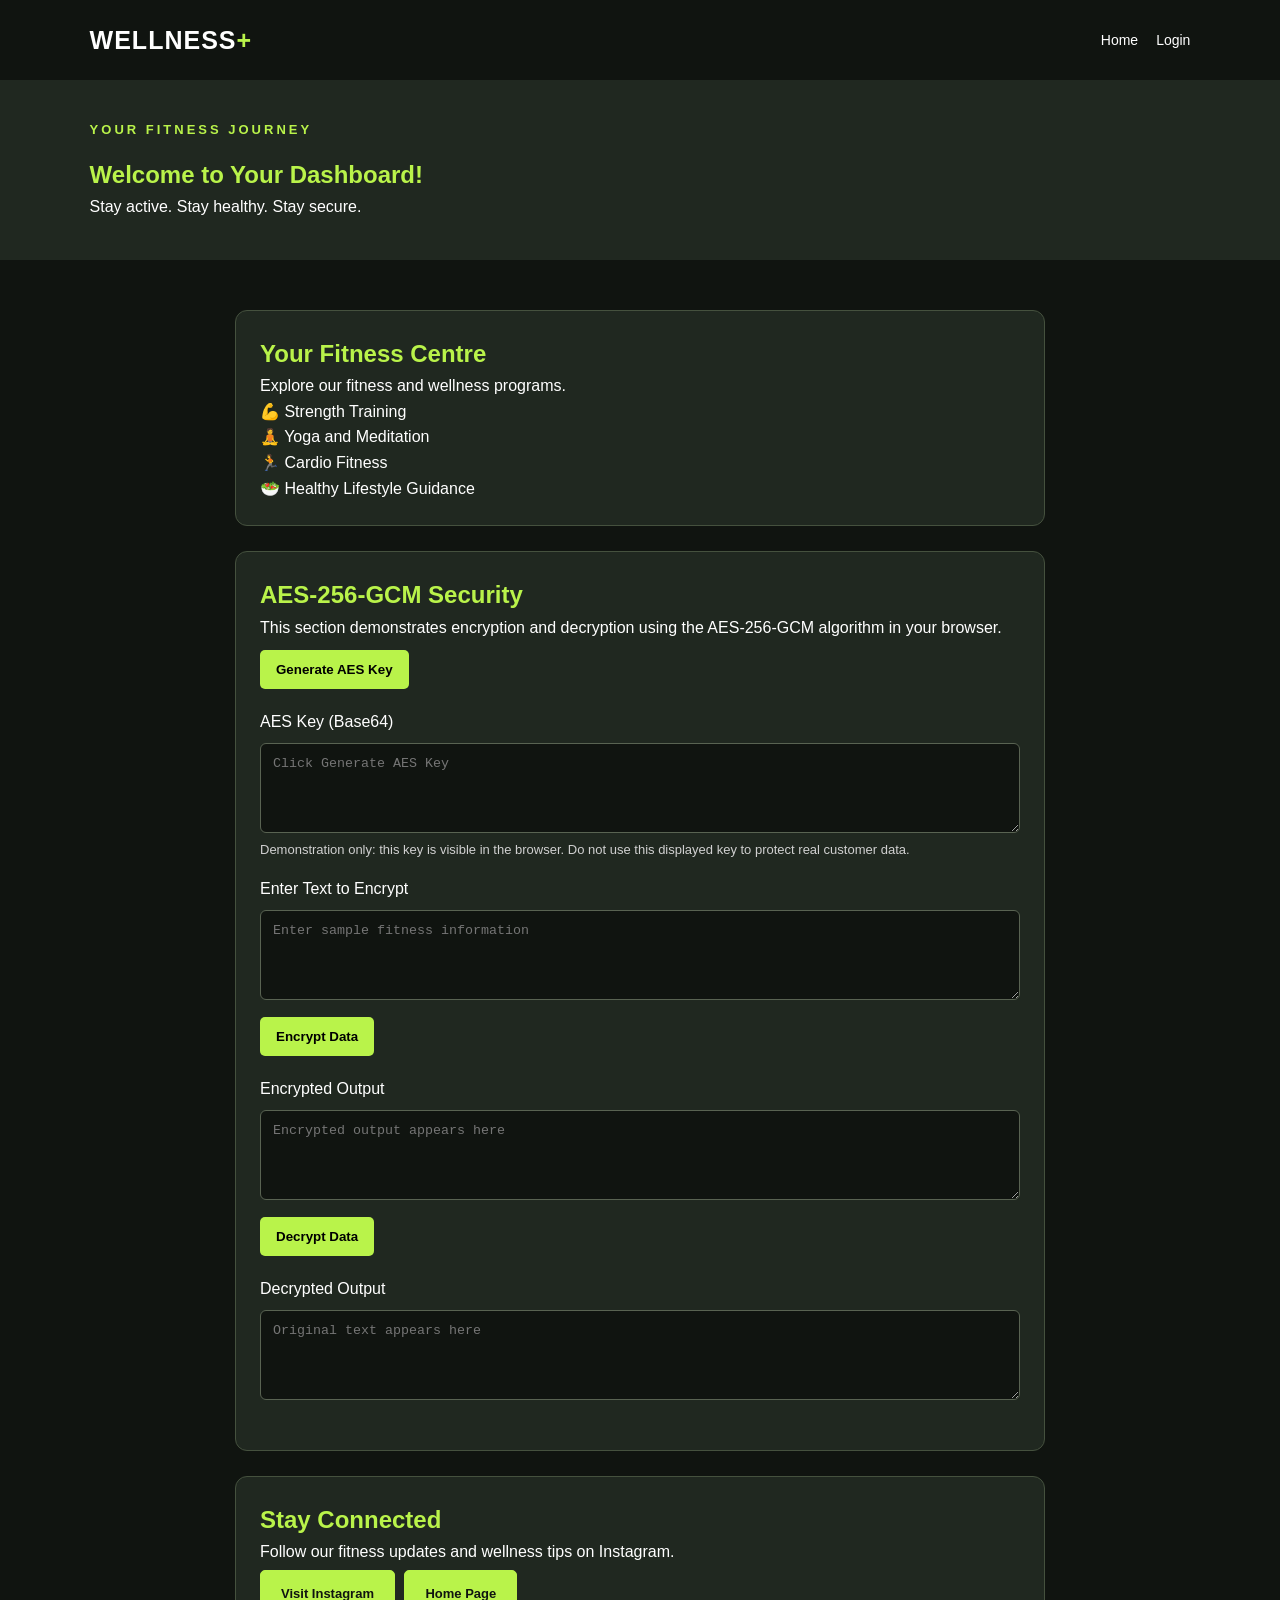
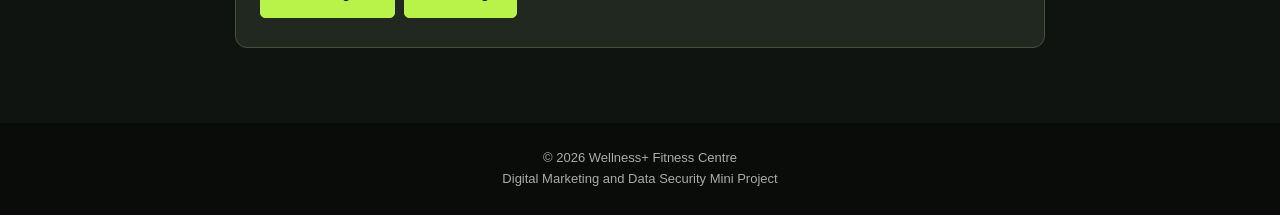
<file: dashboard.html>
<!DOCTYPE html>
<html lang="en">
<head>
    <meta charset="UTF-8">
    <meta name="viewport" content="width=device-width, initial-scale=1.0">
    <title>Dashboard | Wellness+</title>
    <link rel="stylesheet" href="/style.css">

    <style>
        body {
            background: #101410;
            color: white;
            font-family: Arial, sans-serif;
            margin: 0;
        }

        .welcome {
            padding: 40px 7%;
            background: #202820;
        }

        .welcome h1 {
            color: #b9f34a;
        }

        .dashboard-content {
            max-width: 850px;
            margin: 30px auto;
            padding: 20px;
        }

        .fitness-card, .security-card {
            background: #202820;
            border: 1px solid #45513e;
            border-radius: 12px;
            padding: 24px;
            margin-bottom: 25px;
        }

        .dashboard-content h2 {
            color: #b9f34a;
        }

        .security-card label {
            display: block;
            margin-top: 15px;
            margin-bottom: 8px;
        }

        .security-card textarea {
            width: 100%;
            box-sizing: border-box;
            padding: 12px;
            min-height: 90px;
            background: #101410;
            color: white;
            border: 1px solid #596352;
            border-radius: 6px;
        }

        .security-card button {
            padding: 12px 16px;
            margin: 10px 5px 5px 0;
            border: none;
            border-radius: 5px;
            background: #b9f34a;
            font-weight: bold;
            cursor: pointer;
        }

        .notice {
            color: #d0d0d0;
            font-size: 13px;
        }

        #status {
            color: #b9f34a;
            overflow-wrap: anywhere;
        }

        footer {
            text-align: center;
            padding: 25px;
            color: #aaa;
        }
    </style>
</head>

<body>

<header>
    <div class="logo">WELLNESS<span>+</span></div>
    <nav>
        <a href="/">Home</a>
        <a href="/login">Login</a>
    </nav>
</header>

<section class="welcome">
    <p class="tag">YOUR FITNESS JOURNEY</p>
    <h1>Welcome to Your Dashboard!</h1>
    <p>Stay active. Stay healthy. Stay secure.</p>
</section>

<main class="dashboard-content">

    <section class="fitness-card">
        <h2>Your Fitness Centre</h2>
        <p>Explore our fitness and wellness programs.</p>
        <p>💪 Strength Training</p>
        <p>🧘 Yoga and Meditation</p>
        <p>🏃 Cardio Fitness</p>
        <p>🥗 Healthy Lifestyle Guidance</p>
    </section>

    <section class="security-card">
        <h2>AES-256-GCM Security</h2>

        <p>
            This section demonstrates encryption and decryption
            using the AES-256-GCM algorithm in your browser.
        </p>

        <button onclick="generateKey()">
            Generate AES Key
        </button>

        <label for="keyDisplay">AES Key (Base64)</label>
        <textarea id="keyDisplay" readonly
                  placeholder="Click Generate AES Key"></textarea>

        <p class="notice">
            Demonstration only: this key is visible in the browser.
            Do not use this displayed key to protect real customer data.
        </p>

        <label for="plainText">Enter Text to Encrypt</label>
        <textarea id="plainText"
                  placeholder="Enter sample fitness information"></textarea>

        <button onclick="encryptData()">Encrypt Data</button>

        <label for="encryptedText">Encrypted Output</label>
        <textarea id="encryptedText" readonly
                  placeholder="Encrypted output appears here"></textarea>

        <button onclick="decryptData()">Decrypt Data</button>

        <label for="decryptedText">Decrypted Output</label>
        <textarea id="decryptedText" readonly
                  placeholder="Original text appears here"></textarea>

        <p id="status"></p>
    </section>

    <section class="fitness-card">
        <h2>Stay Connected</h2>
        <p>Follow our fitness updates and wellness tips on Instagram.</p>

        <a href="https://www.instagram.com/"
           target="_blank"
           rel="noopener noreferrer"
           class="btn">
           Visit Instagram
        </a>

        <a href="/" class="btn">Home Page</a>
    </section>

</main>

<footer>
    <p>© 2026 Wellness+ Fitness Centre</p>
    <p>Digital Marketing and Data Security Mini Project</p>
</footer>

<script>
let aesKey = null;

function toBase64(bytes) {
    let binary = "";

    for (let i = 0; i < bytes.length; i++) {
        binary += String.fromCharCode(bytes[i]);
    }

    return btoa(binary);
}

function fromBase64(text) {
    const binary = atob(text);

    const bytes = new Uint8Array(binary.length);

    for (let i = 0; i < binary.length; i++) {
        bytes[i] = binary.charCodeAt(i);
    }

    return bytes;
}

async function generateKey() {
    try {
        if (!crypto.subtle) {
            throw new Error("Open the website through localhost or HTTPS.");
        }

        aesKey = await crypto.subtle.generateKey(
            {
                name: "AES-GCM",
                length: 256
            },
            true,
            ["encrypt", "decrypt"]
        );

        const rawKey = await crypto.subtle.exportKey("raw", aesKey);

        document.getElementById("keyDisplay").value =
            toBase64(new Uint8Array(rawKey));

        document.getElementById("encryptedText").value = "";
        document.getElementById("decryptedText").value = "";

        document.getElementById("status").textContent =
            "AES-256 key generated successfully.";

    } catch (error) {
        document.getElementById("status").textContent = error.message;
    }
}

async function encryptData() {
    try {
        if (!aesKey) {
            throw new Error("First click Generate AES Key.");
        }

        const text = document.getElementById("plainText").value;

        if (!text) {
            throw new Error("Enter text to encrypt.");
        }

        const iv = crypto.getRandomValues(new Uint8Array(12));

        const encrypted = await crypto.subtle.encrypt(
            {
                name: "AES-GCM",
                iv: iv
            },
            aesKey,
            new TextEncoder().encode(text)
        );

        document.getElementById("encryptedText").value =
            JSON.stringify({
                iv: toBase64(iv),
                ciphertext: toBase64(new Uint8Array(encrypted))
            });

        document.getElementById("decryptedText").value = "";

        document.getElementById("status").textContent =
            "Data encrypted successfully using AES-256-GCM.";

    } catch (error) {
        document.getElementById("status").textContent = error.message;
    }
}

async function decryptData() {
    try {
        if (!aesKey) {
            throw new Error("Generate the AES key first.");
        }

        const data = JSON.parse(
            document.getElementById("encryptedText").value
        );

        const decrypted = await crypto.subtle.decrypt(
            {
                name: "AES-GCM",
                iv: fromBase64(data.iv)
            },
            aesKey,
            fromBase64(data.ciphertext)
        );

        document.getElementById("decryptedText").value =
            new TextDecoder().decode(decrypted);

        document.getElementById("status").textContent =
            "Data decrypted successfully.";

    } catch (error) {
        document.getElementById("decryptedText").value = "";

        document.getElementById("status").textContent =
            "Decryption failed. Check the key or encrypted data.";
    }
}
</script>

</body>
</html>
</file>
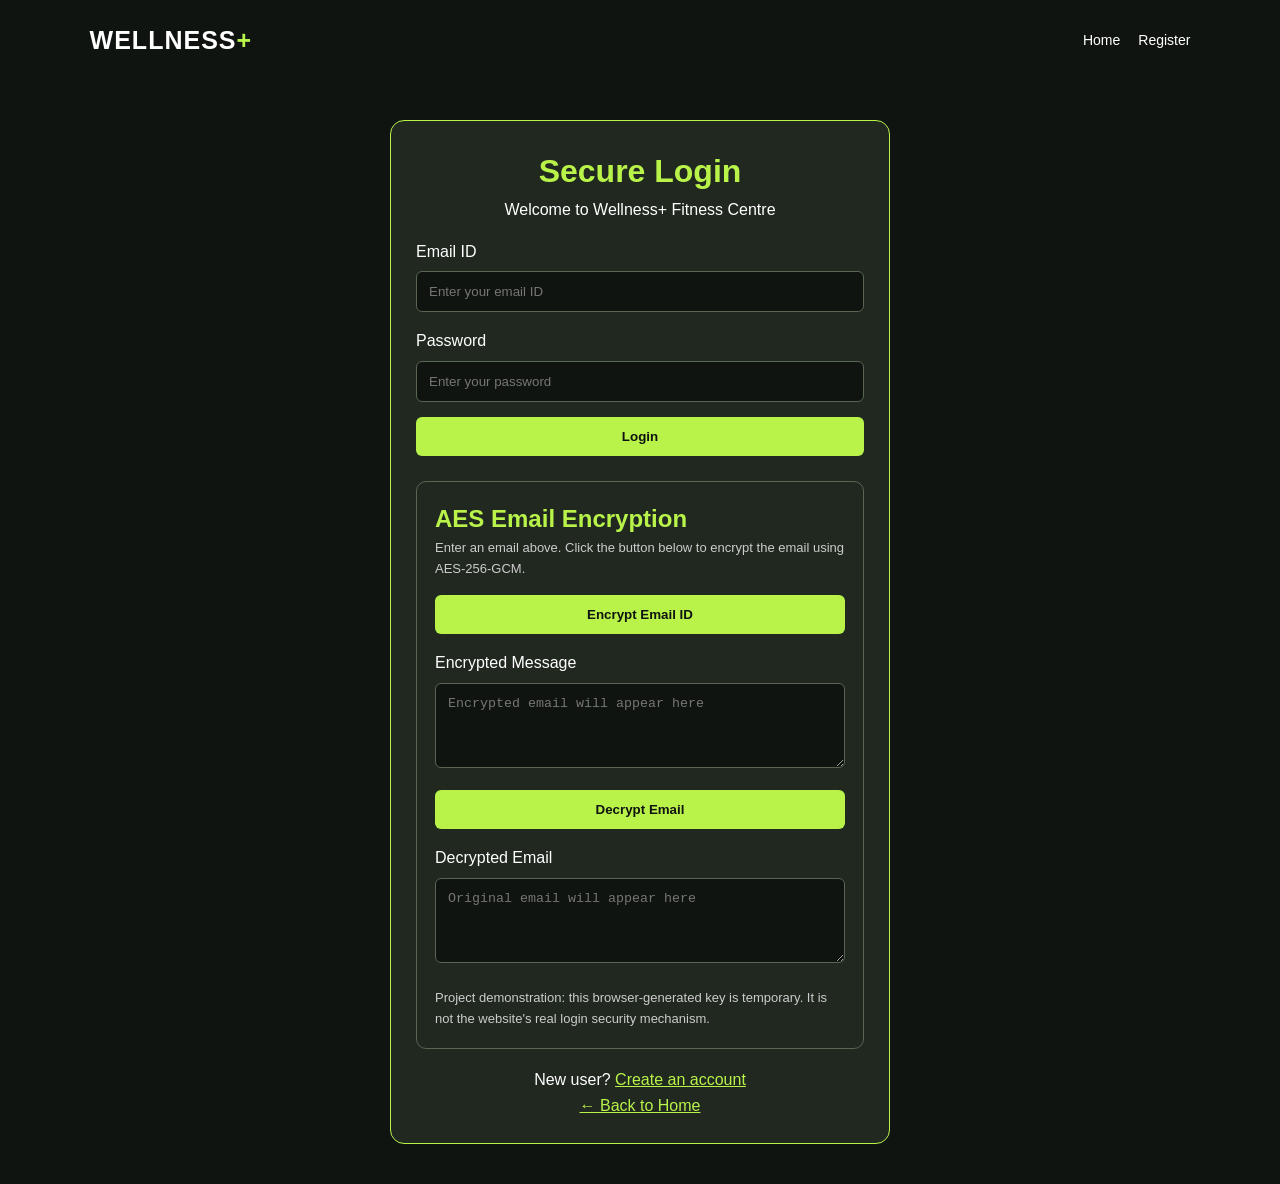
<file: login.html>
<!DOCTYPE html>
<html lang="en">
<head>
    <meta charset="UTF-8">
    <meta name="viewport" content="width=device-width, initial-scale=1.0">
    <title>Secure Login | Wellness+</title>
    <link rel="stylesheet" href="/style.css">

    <style>
        body {
            background: #101410;
            color: white;
            font-family: Arial, sans-serif;
            margin: 0;
        }

        .login-box {
            max-width: 500px;
            margin: 40px auto;
            padding: 25px;
            background: #202820;
            border: 1px solid #b9f34a;
            border-radius: 14px;
        }

        h1, h2 {
            color: #b9f34a;
        }

        h1, .subtitle {
            text-align: center;
        }

        label {
            display: block;
            margin-top: 16px;
            margin-bottom: 7px;
        }

        input, textarea {
            width: 100%;
            box-sizing: border-box;
            padding: 12px;
            border: 1px solid #586653;
            border-radius: 6px;
            background: #101410;
            color: white;
        }

        textarea {
            min-height: 85px;
            overflow-wrap: anywhere;
        }

        button {
            width: 100%;
            padding: 12px;
            margin-top: 15px;
            background: #b9f34a;
            color: #101410;
            font-weight: bold;
            border: none;
            border-radius: 6px;
            cursor: pointer;
        }

        .security {
            margin-top: 25px;
            padding: 18px;
            border: 1px solid #586653;
            border-radius: 10px;
        }

        .note {
            font-size: 13px;
            color: #ccc;
        }

        #status {
            color: #b9f34a;
            overflow-wrap: anywhere;
        }

        .links {
            text-align: center;
            margin-top: 18px;
        }

        a {
            color: #b9f34a;
        }
    </style>
</head>

<body>

<header>
    <div class="logo">WELLNESS<span>+</span></div>
    <nav>
        <a href="/">Home</a>
        <a href="/register">Register</a>
    </nav>
</header>

<div class="login-box">

    <h1>Secure Login</h1>
    <p class="subtitle">Welcome to Wellness+ Fitness Centre</p>

    <!-- LOGIN DETAILS -->
    <form action="/login" method="POST">

        <label for="email">Email ID</label>
        <input
            type="email"
            id="email"
            name="email"
            placeholder="Enter your email ID"
            autocomplete="username"
            required>

        <label for="password">Password</label>
        <input
            type="password"
            id="password"
            name="password"
            placeholder="Enter your password"
            autocomplete="current-password"
            required>

        <button type="submit">Login</button>

    </form>

    <!-- AES ENCRYPTION DEMO -->
    <div class="security">

        <h2>AES Email Encryption</h2>

        <p class="note">
            Enter an email above. Click the button below to encrypt
            the email using AES-256-GCM.
        </p>

        <button type="button" onclick="encryptEmail()">
            Encrypt Email ID
        </button>

        <label for="encryptedEmail">Encrypted Message</label>
        <textarea id="encryptedEmail" readonly
                  placeholder="Encrypted email will appear here"></textarea>

        <button type="button" onclick="decryptEmail()">
            Decrypt Email
        </button>

        <label for="decryptedEmail">Decrypted Email</label>
        <textarea id="decryptedEmail" readonly
                  placeholder="Original email will appear here"></textarea>

        <p id="status"></p>

        <p class="note">
            Project demonstration: this browser-generated key is temporary.
            It is not the website's real login security mechanism.
        </p>

    </div>

    <div class="links">
        <p>New user? <a href="/register">Create an account</a></p>
        <a href="/">← Back to Home</a>
    </div>

</div>

<script>
let aesKey = null;
let savedIV = null;
let savedCiphertext = null;

function toBase64(bytes) {
    let binary = "";

    for (let i = 0; i < bytes.length; i++) {
        binary += String.fromCharCode(bytes[i]);
    }

    return btoa(binary);
}

async function encryptEmail() {
    try {
        const email = document.getElementById("email").value.trim();

        if (!email) {
            alert("Please enter your email ID first!");
            return;
        }

        // Generate a temporary AES-256 key
        aesKey = await crypto.subtle.generateKey(
            {
                name: "AES-GCM",
                length: 256
            },
            false,
            ["encrypt", "decrypt"]
        );

        // Generate a new random IV
        savedIV = crypto.getRandomValues(new Uint8Array(12));

        // Encrypt the email
        const encrypted = await crypto.subtle.encrypt(
            {
                name: "AES-GCM",
                iv: savedIV
            },
            aesKey,
            new TextEncoder().encode(email)
        );

        savedCiphertext = new Uint8Array(encrypted);

        document.getElementById("encryptedEmail").value =
            "IV: " + toBase64(savedIV) +
            "\nEncrypted Data: " + toBase64(savedCiphertext);

        document.getElementById("decryptedEmail").value = "";

        document.getElementById("status").textContent =
            "Success! Email encrypted using AES-256-GCM.";

    } catch (error) {
        document.getElementById("status").textContent =
            "Encryption error: " + error.message;
    }
}

async function decryptEmail() {
    try {
        if (!aesKey || !savedIV || !savedCiphertext) {
            alert("First enter an email and click Encrypt Email ID.");
            return;
        }

        const decrypted = await crypto.subtle.decrypt(
            {
                name: "AES-GCM",
                iv: savedIV
            },
            aesKey,
            savedCiphertext
        );

        const originalEmail = new TextDecoder().decode(decrypted);

        document.getElementById("decryptedEmail").value = originalEmail;

        document.getElementById("status").textContent =
            "Success! Email decrypted.";

    } catch (error) {
        document.getElementById("status").textContent =
            "Decryption failed.";
    }
}
</script>

</body>
</html>
</file>
<file: style.css>
/* ==============================
   WELLNESS & FITNESS CENTRE
   Main Website Styling
   ============================== */

* {
    margin: 0;
    padding: 0;
    box-sizing: border-box;
}

html {
    scroll-behavior: smooth;
}

body {
    font-family: Arial, Helvetica, sans-serif;
    background-color: #101410;
    color: #ffffff;
    line-height: 1.6;
}

/* HEADER */

header {
    display: flex;
    justify-content: space-between;
    align-items: center;
    padding: 20px 7%;
    background-color: #101410;
    flex-wrap: wrap;
    gap: 15px;
}

.logo {
    font-size: 25px;
    font-weight: bold;
    letter-spacing: 1px;
}

.logo span {
    color: #b9f34a;
}

nav {
    display: flex;
    align-items: center;
    gap: 18px;
    flex-wrap: wrap;
}

nav a {
    color: #ffffff;
    text-decoration: none;
    font-size: 14px;
    transition: 0.3s;
}

nav a:hover {
    color: #b9f34a;
}

.nav-btn {
    border: 1px solid #b9f34a;
    padding: 8px 14px;
    border-radius: 5px;
}

.nav-btn:hover {
    background-color: #b9f34a;
    color: #101410;
}

/* HOME HERO SECTION */

.hero {
    min-height: 520px;
    padding: 100px 7%;
    display: flex;
    align-items: center;
    background:
        linear-gradient(
            90deg,
            #101410 15%,
            #101410dd 55%,
            #10141066 100%
        ),
        url("https://images.unsplash.com/photo-1534438327276-14e5300c3a48?auto=format&fit=crop&w=1800&q=85");
    background-size: cover;
    background-position: center;
}

.hero-content {
    max-width: 650px;
}

.tag {
    color: #b9f34a;
    font-size: 13px;
    font-weight: bold;
    letter-spacing: 3px;
    margin-bottom: 15px;
}

.hero h1 {
    font-size: clamp(42px, 7vw, 76px);
    line-height: 1.1;
    margin-bottom: 20px;
}

.hero h1 span {
    color: #b9f34a;
}

.hero-content > p:not(.tag) {
    color: #d0d0d0;
    margin-bottom: 28px;
    max-width: 500px;
}

/* BUTTONS */

.btn {
    display: inline-block;
    background-color: #b9f34a;
    color: #101410;
    padding: 13px 20px;
    margin: 5px 5px 5px 0;
    border-radius: 5px;
    text-decoration: none;
    font-weight: bold;
    font-size: 13px;
    border: 1px solid #b9f34a;
    cursor: pointer;
    transition: 0.3s;
}

.btn:hover {
    background-color: #ffffff;
    border-color: #ffffff;
    color: #101410;
}

.btn-outline {
    background-color: transparent;
    color: #ffffff;
    border: 1px solid #b9f34a;
}

/* GENERAL SECTIONS */

.section {
    padding: 75px 7%;
    text-align: center;
}

.section h2,
.promo h2 {
    font-size: 35px;
    margin-bottom: 20px;
}

.description {
    max-width: 700px;
    margin: auto;
    color: #c4c4c4;
}

/* FITNESS PROGRAM CARDS */

.services {
    background-color: #171c17;
}

.cards {
    display: grid;
    grid-template-columns: repeat(3, minmax(0, 1fr));
    gap: 22px;
    margin-top: 35px;
    text-align: left;
}

.card {
    background-color: #222922;
    padding: 30px;
    border: 1px solid #343d32;
    border-radius: 10px;
    transition: 0.3s;
}

.card:hover {
    transform: translateY(-5px);
    border-color: #b9f34a;
}

.emoji {
    font-size: 35px;
    margin-bottom: 15px;
}

.card h3 {
    margin-bottom: 12px;
}

.card p {
    color: #c4c4c4;
}

/* PROMOTION SECTION */

.promo {
    padding: 70px 7%;
    text-align: center;
    background-color: #242d21;
}

.promo p:not(.tag) {
    color: #d0d0d0;
    margin-bottom: 20px;
}

/* CONTACT SECTION */

.contact {
    background-color: #101410;
}

.contact p {
    color: #c4c4c4;
}

.contact .small {
    margin-top: 20px;
    font-size: 13px;
}

/* FOOTER */

footer {
    padding: 25px;
    text-align: center;
    background-color: #090c09;
    color: #aaaaaa;
    font-size: 13px;
}

/* LOGIN AND REGISTRATION FORMS */

.form-container {
    max-width: 480px;
    margin: 45px auto;
    padding: 30px;
    background-color: #202820;
    border: 1px solid #b9f34a;
    border-radius: 12px;
}

.form-container h2 {
    text-align: center;
    color: #b9f34a;
    margin-bottom: 20px;
}

.form-container label {
    display: block;
    margin: 15px 0 6px;
}

.form-container input,
.form-container textarea,
.security-box input,
.security-box textarea {
    width: 100%;
    padding: 12px;
    background-color: #101410;
    color: #ffffff;
    border: 1px solid #52604d;
    border-radius: 6px;
    font-family: inherit;
    font-size: 14px;
}

.form-container input:focus,
.form-container textarea:focus,
.security-box input:focus,
.security-box textarea:focus {
    outline: 2px solid #b9f34a;
    outline-offset: 1px;
}

.form-container .btn {
    width: 100%;
    margin-top: 18px;
}

/* AES SECURITY PAGE */

.security-box {
    max-width: 650px;
    margin: 30px auto 0;
    padding: 25px;
    text-align: left;
    background-color: #222922;
    border: 1px solid #b9f34a;
    border-radius: 12px;
}

.security-box label {
    display: block;
    margin-top: 18px;
    margin-bottom: 8px;
    font-weight: bold;
}

.security-box textarea {
    min-height: 100px;
    resize: vertical;
    overflow-wrap: anywhere;
}

.security-box .btn {
    margin-top: 12px;
}

#status {
    margin-top: 18px;
    color: #b9f34a;
    overflow-wrap: anywhere;
}

.hidden {
    display: none !important;
}

.small {
    font-size: 13px;
    color: #aaaaaa;
}

/* DASHBOARD */

.dashboard {
    max-width: 1000px;
    margin: 40px auto;
    padding: 25px;
}

.dashboard h2 {
    color: #b9f34a;
    margin-bottom: 20px;
}

.dashboard-card {
    padding: 25px;
    margin-bottom: 20px;
    background-color: #222922;
    border: 1px solid #343d32;
    border-radius: 10px;
}

/* RESPONSIVE DESIGN */

@media (max-width: 750px) {
    header {
        justify-content: center;
    }

    nav {
        justify-content: center;
        gap: 12px;
    }

    .hero {
        min-height: 450px;
        padding: 75px 6%;
    }

    .hero h1 {
        font-size: 45px;
    }

    .cards {
        grid-template-columns: 1fr;
    }

    .section {
        padding: 55px 6%;
    }

    .section h2,
    .promo h2 {
        font-size: 28px;
    }

    .form-container,
    .security-box {
        padding: 20px;
    }
}

@media (max-width: 400px) {
    nav a {
        font-size: 12px;
    }

    .hero h1 {
        font-size: 37px;
    }

    .btn {
        padding: 11px 14px;
    }
}
</file>
